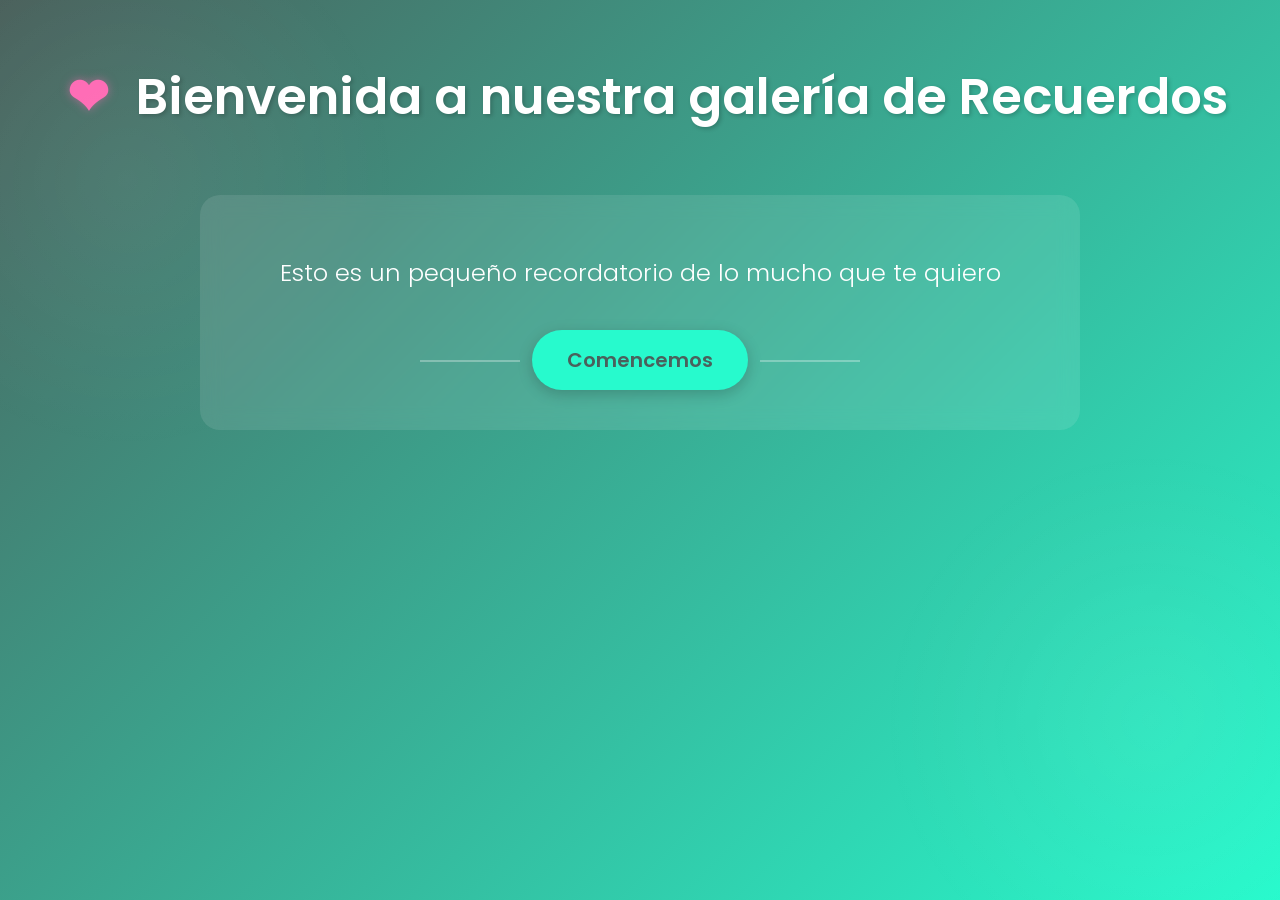
<file: index.html>
<!DOCTYPE html>
<html lang="en">
<head>
    <meta charset="UTF-8">
    <meta name="viewport" content="width=device-width, initial-scale=1.0">
    <link rel="stylesheet" href="styles.css">
    <title>Galeria de Recuerdos</title>
</head>
<body>
    <div class="background-decoration"></div>
    <div class="container">
        <div id="bienvenida">
            <span class="heart">❤</span>
            Bienvenida a nuestra galería de Recuerdos
            
        </div>
        <div class="welcome-content">
            <p id="mensajeinicio">Esto es un pequeño recordatorio de lo mucho que te quiero</p>
            <div class="button-container">
                <a id="comencemos" href="inicio.html">Comencemos</a>
            </div>
        </div>
    </div>
</body>
</html>
</file>
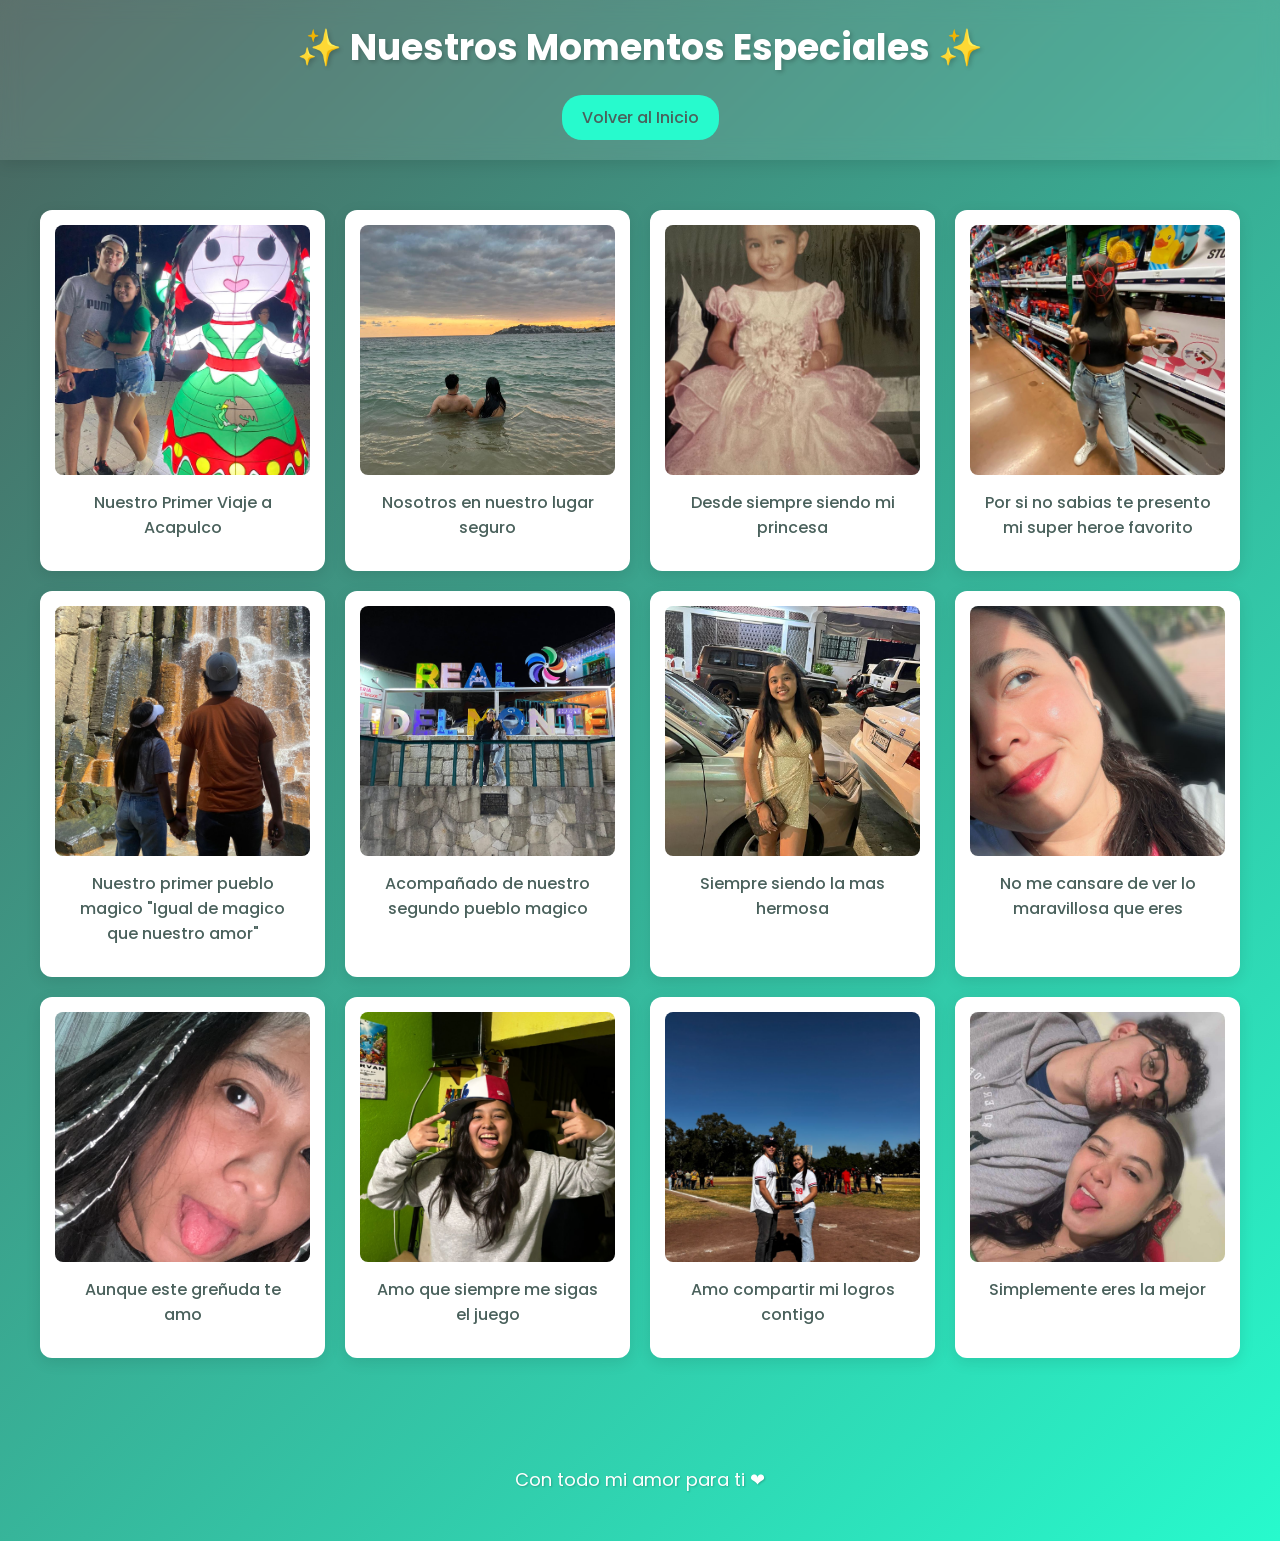
<file: inicio.html>
<!DOCTYPE html>
<html lang="en">
<head>
    <meta charset="UTF-8">
    <meta name="viewport" content="width=device-width, initial-scale=1.0">
    <link rel="stylesheet" href="styles.css">
    <title>Nuestra Galería</title>
</head>
<body id="inicio">
    <header class="gallery-header">
        <h1>✨ Nuestros Momentos Especiales ✨</h1>
        <nav>
            <a href="index.html" class="nav-button">Volver al Inicio</a>
        </nav>
    </header>

    <div class="galeria">
        <div class="imagen-container">
            <img src="img/imagen1.jpg" alt="Foto 1">
            <p class="descripcion">Nuestro Primer Viaje a Acapulco</p>
        </div>
        <div class="imagen-container">
            <img src="img/imagen2.jpg" alt="Foto 2">
            <p class="descripcion">Nosotros en nuestro lugar seguro</p>
        </div>
        <div class="imagen-container">
            <img src="img/imagen3.jpg" alt="Foto 3">
            <p class="descripcion">Desde siempre siendo mi princesa</p>
        </div>
        <div class="imagen-container">
            <img src="img/imagen4.jpg" alt="Foto 4">
            <p class="descripcion">Por si no sabias te presento mi super heroe favorito</p>
        </div>
        <div class="imagen-container">
            <img src="img/imagen5.jpg" alt="Foto 5">
            <p class="descripcion">Nuestro primer pueblo magico "Igual de magico que nuestro amor"</p>
        </div>
        <div class="imagen-container">
            <img src="img/imagen6.jpg" alt="Foto 6">
            <p class="descripcion">Acompañado de nuestro segundo pueblo magico</p>
        </div>
        <div class="imagen-container">
            <img src="img/imagen7.jpg" alt="Foto 7">
            <p class="descripcion">Siempre siendo la mas hermosa</p>
        </div>
        <div class="imagen-container">
            <img src="img/imagen8.jpg" alt="Foto 8">
            <p class="descripcion">No me cansare de ver lo maravillosa que eres</p>
        </div>
        <div class="imagen-container">
            <img src="img/imagen9.jpg" alt="Foto 9">
            <p class="descripcion">Aunque este greñuda te amo</p>
        </div>
        <div class="imagen-container">
            <img src="img/imagen10.jpg" alt="Foto 10">
            <p class="descripcion">Amo que siempre me sigas el juego</p>
        </div>
        <div class="imagen-container">
            <img src="img/imagen11.jpg" alt="Foto 11">
            <p class="descripcion">Amo compartir mi logros contigo</p>
        </div>
        <div class="imagen-container">
            <img src="img/imagen12.jpg" alt="Foto 12">
            <p class="descripcion">Simplemente eres la mejor</p>
        </div>
    </div>
    <!-- Modal para las imágenes -->
    <div id="imageModal" class="modal">
        <span class="close">&times;</span>
        <img class="modal-content" id="modalImage">
        <div id="modalCaption"></div>
    </div>

    <footer class="gallery-footer">
        <p>Con todo mi amor para ti ❤</p>
    </footer>

    <script>
        // JavaScript para el modal
        const modal = document.getElementById("imageModal");
        const modalImg = document.getElementById("modalImage");
        const captionText = document.getElementById("modalCaption");
        const closeBtn = document.getElementsByClassName("close")[0];

        // Agregar evento click a todas las imágenes
        document.querySelectorAll('.imagen-container img').forEach(img => {
            img.onclick = function() {
                modal.style.display = "block";
                modalImg.src = this.src;
                captionText.innerHTML = this.parentElement.querySelector('.descripcion').innerHTML;
                document.body.style.overflow = 'hidden'; // Previene el scroll
            }
        });

        // Cerrar modal
        function closeModal() {
            modal.style.display = "none";
            document.body.style.overflow = 'auto'; // Restaura el scroll
        }

        closeBtn.onclick = closeModal;
        modal.onclick = function(event) {
            if (event.target === modal) {
                closeModal();
            }
        }

        // Cerrar con tecla ESC
        document.addEventListener('keydown', function(event) {
            if (event.key === "Escape") {
                closeModal();
            }
        });
    </script>
</body>
</html>
</file>
<file: styles.css>
/* Importar fuente de Google Fonts */
@import url('https://fonts.googleapis.com/css2?family=Poppins:wght@300;400;600&display=swap');

/* Estilos generales */
body {
    margin: 0;
    padding: 0;
    font-family: 'Poppins', sans-serif;
    background: linear-gradient(135deg, #4A615C, #27FACD);
    min-height: 100vh;
}

#bienvenida {
    text-align: center;
    font-size: 50px;
    color: white;
    text-shadow: 2px 2px 4px rgba(0,0,0,0.2);
    padding: 40px 0;
    font-weight: 600;
}

#mensajeinicio {
    text-align: center;
    font-size: 24px;
    color: white;
    margin: 20px 0 40px;
    font-weight: 300;
}

#comencemos {
    text-align: center;
    display: inline-block;
    padding: 15px 35px;
    background-color: #27FACD;
    color: #4A615C;
    text-decoration: none;
    border-radius: 30px;
    font-size: 20px;
    margin: 0 auto;
    cursor: pointer;
    border: none;
    transition: all 0.3s ease;
    box-shadow: 0 4px 15px rgba(0,0,0,0.2);
    font-weight: 600;
}

#comencemos:hover {
    transform: translateY(-3px);
    box-shadow: 0 6px 20px rgba(0,0,0,0.3);
    background-color: #1ee9bc;
}

/* Contenedor central */
.container {
    max-width: 1200px;
    margin: 0 auto;
    padding: 20px;
    text-align: center;
}
.galeria {
    display: grid;
    grid-template-columns: repeat(4, 1fr);
    gap: 20px;
    padding: 20px;
    max-width: 1200px;
    margin: 0 auto;
}

/* ...existing code... */

.imagen-container {
    display: flex;
    flex-direction: column;
    align-items: center;
    background: white;
    padding: 15px;
    border-radius: 12px;
    box-shadow: 0 4px 15px rgba(0,0,0,0.1);
    transition: transform 0.3s ease, box-shadow 0.3s ease;
}

.imagen-container:hover {
    transform: translateY(-5px);
    box-shadow: 0 8px 25px rgba(0,0,0,0.2);
}

.imagen-container img {
    width: 100%;
    height: 250px;
    object-fit: cover;
    border-radius: 8px;
    transition: transform 0.3s ease;
}

.descripcion {
    margin-top: 15px;
    text-align: center;
    font-size: 16px;
    color: #4A615C;
    font-weight: 500;
    padding: 0 10px;
}

/* Ajustes para móviles */
@media screen and (max-width: 768px) {
    #bienvenida {
        font-size: 32px;
        padding: 20px 0;
    }

    #mensajeinicio {
        font-size: 18px;
        margin: 15px 0 30px;
    }

    .descripcion {
        font-size: 14px;
    }
}

/* Efecto de carga suave */
@keyframes fadeIn {
    from { opacity: 0; transform: translateY(20px); }
    to { opacity: 1; transform: translateY(0); }
}

.imagen-container {
    animation: fadeIn 0.6s ease-out forwards;
}
#inicio{
    background-color: bisque; 
}
#bienvenida1{
    background-color: #4A615C;
}
/* Decoración de fondo */
.background-decoration {
    position: fixed;
    top: 0;
    left: 0;
    width: 100%;
    height: 100%;
    background: 
        radial-gradient(circle at 10% 20%, rgba(255,255,255,0.05) 0%, transparent 20%),
        radial-gradient(circle at 90% 80%, rgba(255,255,255,0.05) 0%, transparent 20%);
    pointer-events: none;
}

.welcome-content {
    padding: 40px;
    background: rgba(255, 255, 255, 0.1);
    border-radius: 20px;
    backdrop-filter: blur(10px);
    margin: 20px auto;
    max-width: 800px;
}

.heart {
    display: inline-block;
    color: #FF69B4;
    animation: pulse 1.5s infinite;
    margin: 0 15px;
    text-shadow: 0 0 10px rgba(255,105,180,0.5);
}

@keyframes pulse {
    0% { transform: scale(1); }
    50% { transform: scale(1.2); }
    100% { transform: scale(1); }
}

.button-container {
    margin-top: 30px;
    position: relative;
}

.button-container::before,
.button-container::after {
    content: '';
    position: absolute;
    top: 50%;
    width: 100px;
    height: 2px;
    background: rgba(255,255,255,0.3);
}

.button-container::before {
    right: 65%;
}

.button-container::after {
    left: 65%;
}

/* Mejoras responsive */
@media screen and (max-width: 768px) {
    .welcome-content {
        padding: 20px;
        margin: 10px;
    }

    .button-container::before,
    .button-container::after {
        width: 50px;
    }
}/* Importar fuente de Google Fonts */
@import url('https://fonts.googleapis.com/css2?family=Poppins:wght@300;400;600&display=swap');

/* Estilos generales */
body {
    margin: 0;
    padding: 0;
    font-family: 'Poppins', sans-serif;
    background: linear-gradient(135deg, #4A615C, #27FACD);
    min-height: 100vh;
}

/* Estilos del encabezado */
.gallery-header {
    background: rgba(255, 255, 255, 0.1);
    backdrop-filter: blur(10px);
    padding: 20px;
    margin-bottom: 30px;
    text-align: center;
    box-shadow: 0 4px 15px rgba(0,0,0,0.1);
}

.gallery-header h1 {
    color: white;
    font-size: 36px;
    margin: 0 0 20px 0;
    text-shadow: 2px 2px 4px rgba(0,0,0,0.2);
}

/* Estilos de navegación */
.nav-button {
    display: inline-block;
    padding: 10px 20px;
    background-color: #27FACD;
    color: #4A615C;
    text-decoration: none;
    border-radius: 20px;
    font-weight: 500;
    transition: all 0.3s ease;
}

.nav-button:hover {
    background-color: #1ee9bc;
    transform: translateY(-2px);
    box-shadow: 0 4px 15px rgba(0,0,0,0.2);
}

/* Estilos de la galería */
.galeria {
    display: grid;
    grid-template-columns: repeat(4, 1fr);
    gap: 20px;
    padding: 20px;
    max-width: 1200px;
    margin: 0 auto;
}

.imagen-container {
    display: flex;
    flex-direction: column;
    align-items: center;
    background: white;
    padding: 15px;
    border-radius: 12px;
    box-shadow: 0 4px 15px rgba(0,0,0,0.1);
    transition: transform 0.3s ease, box-shadow 0.3s ease;
    opacity: 0;
    animation: fadeInUp 0.6s ease forwards;
    animation-delay: calc(var(--order) * 0.1s);
}

.imagen-container:hover {
    transform: translateY(-5px);
    box-shadow: 0 8px 25px rgba(0,0,0,0.2);
}

.imagen-container img {
    width: 100%;
    height: 250px;
    object-fit: cover;
    border-radius: 8px;
    transition: transform 0.3s ease;
}

.descripcion {
    margin-top: 15px;
    text-align: center;
    font-size: 16px;
    color: #4A615C;
    font-weight: 500;
    padding: 0 10px;
}

/* Estilos del pie de página */
.gallery-footer {
    text-align: center;
    padding: 30px;
    margin-top: 40px;
    color: white;
    font-size: 18px;
    text-shadow: 1px 1px 2px rgba(0,0,0,0.2);
}

/* Animaciones */
@keyframes fadeInUp {
    from {
        opacity: 0;
        transform: translateY(20px);
    }
    to {
        opacity: 1;
        transform: translateY(0);
    }
}

/* Media queries para responsive */
@media screen and (max-width: 1024px) {
    .galeria {
        grid-template-columns: repeat(3, 1fr);
    }
}

@media screen and (max-width: 768px) {
    .galeria {
        grid-template-columns: repeat(2, 1fr);
        gap: 15px;
        padding: 15px;
    }

    .gallery-header h1 {
        font-size: 24px;
    }

    .imagen-container img {
        height: 200px;
    }

    .descripcion {
        font-size: 14px;
    }
}

@media screen and (max-width: 480px) {
    .galeria {
        grid-template-columns: 1fr;
    }
}

/* Estilos para el modal */
.modal {
    display: none;
    position: fixed;
    z-index: 999;
    padding-top: 50px;
    left: 0;
    top: 0;
    width: 100%;
    height: 100%;
    background-color: rgba(0, 0, 0, 0.9);
    overflow: auto;
}

.modal-content {
    margin: auto;
    display: block;
    max-width: 90%;
    max-height: 80vh;
    object-fit: contain;
    animation: zoom 0.3s ease;
}

#modalCaption {
    margin: auto;
    display: block;
    width: 80%;
    max-width: 700px;
    text-align: center;
    color: white;
    padding: 20px 0;
    font-size: 18px;
}

.close {
    position: fixed;
    right: 35px;
    top: 15px;
    color: #f1f1f1;
    font-size: 40px;
    font-weight: bold;
    cursor: pointer;
}

.close:hover {
    color: #27FACD;
    transition: 0.3s;
}

@keyframes zoom {
    from {transform: scale(0.1)}
    to {transform: scale(1)}
}

/* Ajustes responsive para el modal */
@media screen and (max-width: 768px) {
    .modal-content {
        max-width: 95%;
    }
    
    #modalCaption {
        font-size: 16px;
        width: 95%;
    }
    
    .close {
        right: 15px;
        top: 10px;
    }
}
</file>
